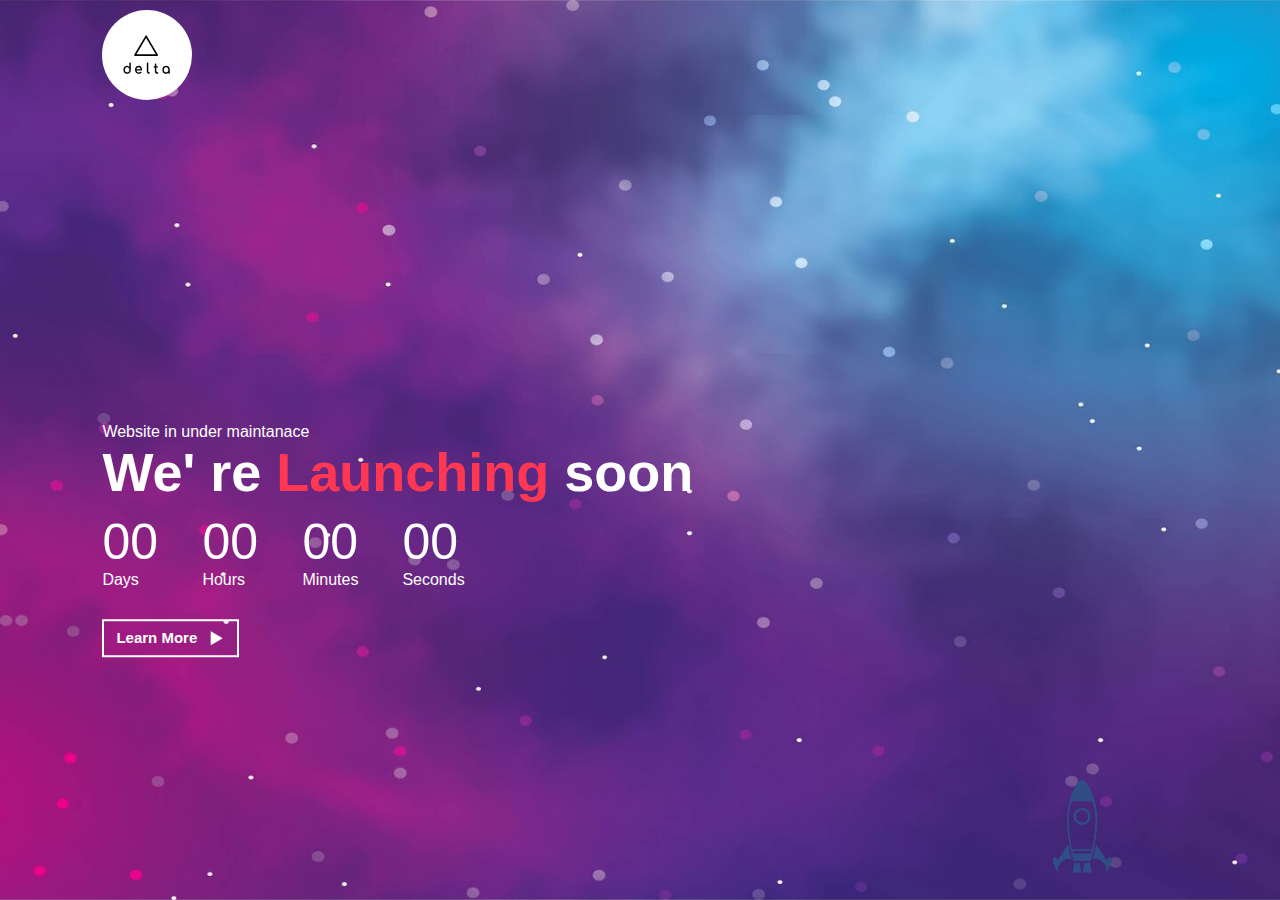
<file: index.html>
<!DOCTYPE html>
<html lang="en">

<head>
    <meta charset="UTF-8">
    <meta name="viewport" content="width=device-width, initial-scale=1.0">
    <title>Coming soon Web</title>
    <link rel="stylesheet" href="style.css">
</head>

<body>
    <div class="container">
        <img src="/files/logo.svg" alt="logo" class="logo">
        <div class="content">
            <p>Website in under maintanace</p>
            <h1>We' re <span>Launching</span> soon</h1>

            <div class="launch-time">
                <div>
                    <p id="days">00</p>
                    <span>Days</span>
                </div>
                <div>
                    <p id="hours">00</p>
                    <span>Hours</span>
                </div>
                <div>
                    <p id="min">00</p>
                    <span>Minutes</span>
                </div>
                <div>
                    <p id="sec">00</p>
                    <span>Seconds</span>
                </div>
            </div>

            <button> Learn More <img src="/files/play.png" alt="play"></button>

        </div>
        <img src="/files/launvh.png" alt="Rocket" class="rocket">
    </div>

</body>
<script src="script.js"></script>

</html>
</file>
<file: style.css>
* {
  margin: 0;
  padding: 0;
  box-sizing: border-box;
  font-family: "Poppins", sans-serif;
}
.container {
  width: 100vw;
  height: 100vh;
  background: url(/files/background.jpg);
  background-position: center;
  background-size: cover;
  padding: 0 8%;
}
.logo {
  width: 90px;
  height: 90px;
  padding: 20px 0;
  cursor: pointer;
  background-color: #fff;
  border-radius: 60%;
  margin-top: 10px;
}
.content {
  position: absolute;
  top: 60%;
  transform: translateY(-50%);
  color: #fff;
}
.content h1 {
  font-size: 54px;
  font-weight: 600;
}
.content h1 span {
  color: #ff3753;
}
.content button {
  background: transparent;
  border: 2px solid #fff;
  outline: none;
  padding: 8px 12px;
  color: #fff;
  display: flex;
  align-items: center;
  font-weight: 550;
  font-size: 15px;
  margin-top: 5%;
  cursor: pointer;
}
.content button img {
  width: 18px;
  border-radius: 50%;
  margin-left: 10px;
}
.launch-time {
  display: flex;
  margin-top: 10px;
}
.launch-time div {
  flex-basis: 100px;
}
.launch-time p {
  font-size: 50px;
}
.rocket {
  height: 150px;
  width: 150px;
  position: absolute;
  right: 10%;
  bottom: 0;
  animation: rocket 4s linear infinite;
}
@keyframes rocket {
  0% {
    bottom: 0;
    opacity: 0;
  }
  100% {
    bottom: 105%;
    opacity: 1;
  }
}
</file>
